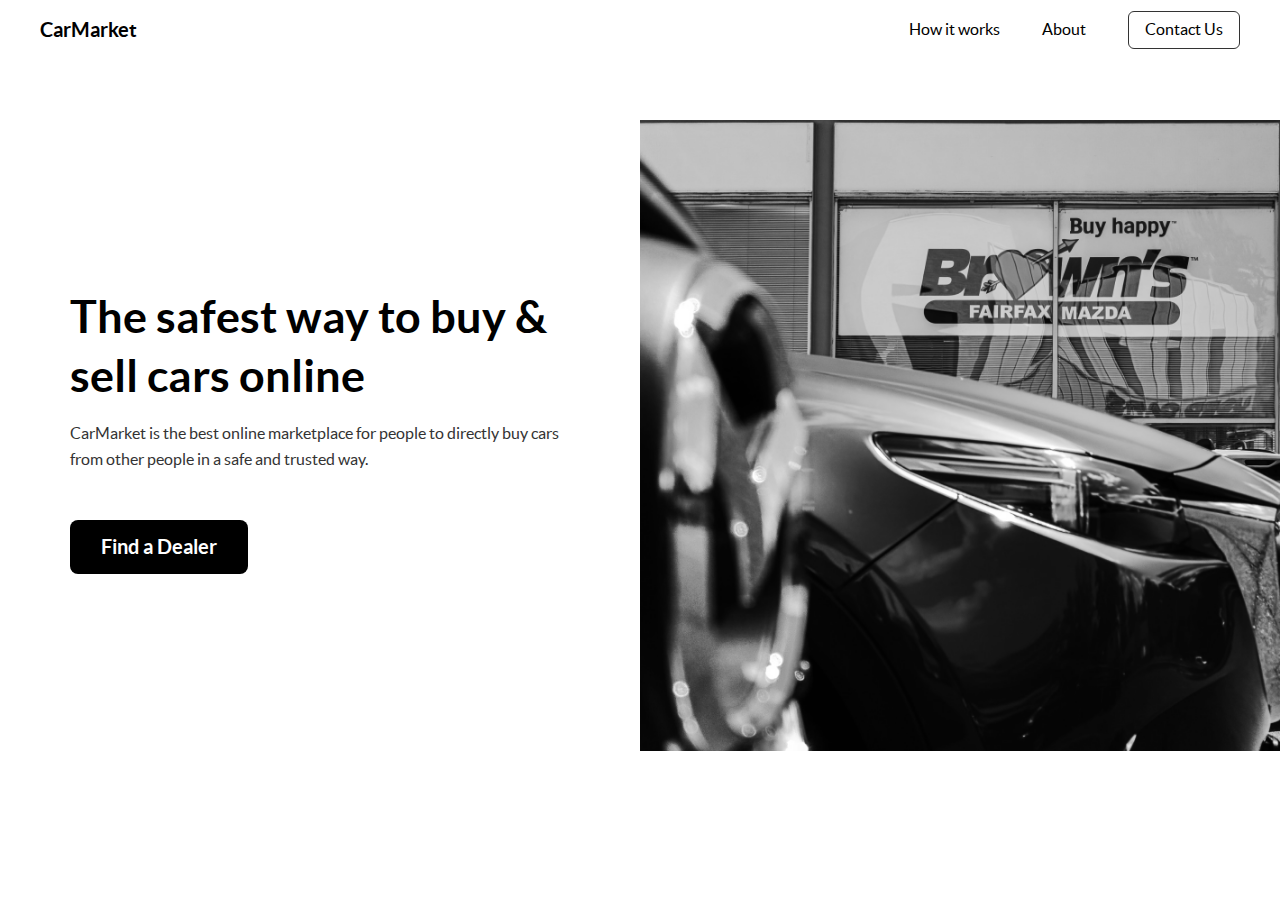
<file: car-market/index.html>
<!DOCTYPE html>
<html lang="en">
  <head>
    <meta charset="UTF-8" />
    <meta http-equiv="X-UA-Compatible" content="IE=edge" />
    <meta name="viewport" content="width=device-width, initial-scale=1.0" />
    <meta name="name" content="CarMarket" />
    <meta
      name="description"
      content="The safest way to buy and sell cars online."
    />
    <meta name="image" content="./assets/images/social.png" />

    <!-- Facebook Meta Tags -->
    <meta property="og:url" content="https://www.framer.com" />
    <meta property="og:type" content="website" />
    <meta property="og:title" content="CarMarket" />
    <meta
      property="og:description"
      content="The safest way to buy and sell cars online."
    />
    <meta property="og:image" content="./assets/images/social.png" />

    <!-- Twitter Meta Tags -->
    <meta name="twitter:card" content="summary_large_image" />
    <meta name="twitter:title" content="CarMarket" />
    <meta
      name="twitter:description"
      content="The safest way to buy and sell cars online."
    />
    <meta name="twitter:image" content="./assets/images/social.png" />
    <link
      rel="shortcut icon"
      href="./assets/images/key.svg"
      type="image/x-icon"
    />
    <link rel="stylesheet" href="./css/main.css" />
    <title>CarMarket</title>
  </head>
  <body>
    <div class="home">
      <nav class="navbar">
        <div class="navbar__inner">
          <div class="navbar__logo">
            <a href="#">CarMarket</a>
          </div>

          <ul class="navbar__menu">
            <li class="navbar__menu-link"><a href="#">How it works</a></li>
            <li class="navbar__menu-link"><a href="#">About</a></li>
            <li class="navbar__menu-link"><a href="#">Contact Us</a></li>
          </ul>

          <div class="navbar__menu-burger">
            <div class="top"></div>
            <div class="middle"></div>
            <div class="bottom"></div>
          </div>
        </div>
      </nav>
      <header class="hero">
        <div class="hero__inner">
          <div class="hero__content">
            <h1 class="hero__title">
              The safest way to buy & sell cars online
            </h1>
            <p class="hero__desc">
              CarMarket is the best online marketplace for car dealers.
            </p>
            <p class="hero__desc--desktop">
              CarMarket is the best online marketplace for people to directly
              buy cars from other people in a safe and trusted way.
            </p>
            <a class="hero__btn btn" href="#">Find a Dealer</a>
          </div>
          <div class="hero__image">
            <img src="./assets/images/hero-image.png" alt="car rental shop" />
          </div>
        </div>
      </header>
    </div>

    <script type="text/javascript" src="./js/index.js"></script>
  </body>
</html>
</file>
<file: car-market/css/main.css>
:root {
  --primary-color: #000;
  --text-color: #333;
  --white: #fff;
}

@font-face {
  font-family: "Lato";
  src: url("../assets/fonts/lato/lato-regular-webfont.woff2") format("woff2"), url("../assets/fonts/lato/lato-regular-webfont.woff") format("woff");
  font-weight: normal;
  font-style: normal;
  font-display: fallback;
}

@font-face {
  font-family: "Lato";
  src: url("../assets/fonts/lato/lato-bold-webfont.woff2") format("woff2"), url("../assets/fonts/lato/lato-bold-webfont.woff") format("woff");
  font-weight: bold;
  font-style: normal;
  font-display: fallback;
}

*,
*::before,
*::after {
  margin: 0;
  padding: 0;
  -webkit-box-sizing: inherit;
          box-sizing: inherit;
}

html {
  font-size: 62.5%;
}

body {
  background-color: var(--white);
  color: var(--text-color);
  font-size: 1.6rem;
  font-family: "Lato", sans-serif;
  line-height: 1.6;
}

h1, h2, h3 {
  color: var(--primary-color);
}

h1 {
  font-size: 4.5rem;
}

p {
  font-size: 1.6rem;
}

a {
  font-size: 1.6rem;
  text-decoration: none;
  color: var(--primary-color);
}

li {
  list-style: none;
}

.home {
  width: 100%;
  height: 100%;
}

.navbar {
  width: 100%;
  /* Links */
}

.navbar__inner {
  max-width: 1200px;
  margin: 0 auto;
  padding: 0 2rem;
  height: 6rem;
  display: -webkit-box;
  display: -ms-flexbox;
  display: flex;
  -webkit-box-pack: justify;
      -ms-flex-pack: justify;
          justify-content: space-between;
  -webkit-box-align: center;
      -ms-flex-align: center;
          align-items: center;
}

.navbar__logo a {
  font-size: 2rem;
  font-weight: bold;
}

.navbar__menu {
  position: absolute;
  top: 6rem;
  left: 0;
  right: 0;
  height: calc(100vh - 6rem);
  background-color: var(--white);
  display: -webkit-box;
  display: -ms-flexbox;
  display: flex;
  -webkit-box-orient: vertical;
  -webkit-box-direction: normal;
      -ms-flex-direction: column;
          flex-direction: column;
  -webkit-box-align: center;
      -ms-flex-align: center;
          align-items: center;
  padding: 6rem 0;
  -webkit-transform: translateY(-200%);
          transform: translateY(-200%);
  -webkit-transition: -webkit-transform 0.5s ease-in-out;
  transition: -webkit-transform 0.5s ease-in-out;
  transition: transform 0.5s ease-in-out;
  transition: transform 0.5s ease-in-out, -webkit-transform 0.5s ease-in-out;
}

@media (min-width: 1200px) {
  .navbar__menu {
    display: -webkit-box;
    display: -ms-flexbox;
    display: flex;
    -webkit-box-orient: horizontal;
    -webkit-box-direction: normal;
        -ms-flex-direction: row;
            flex-direction: row;
    position: relative;
    top: 0;
    -webkit-box-align: center;
        -ms-flex-align: center;
            align-items: center;
    padding: 0;
    height: inherit;
    -webkit-transform: translateY(0%);
            transform: translateY(0%);
  }
}

.navbar__menu-link {
  margin: 2rem 0;
  opacity: 0;
}

.navbar__menu-link a {
  -webkit-transition: 200ms all;
  transition: 200ms all;
}

.navbar__menu-link a:hover {
  color: var(--text-color);
}

.navbar__menu-link:last-of-type {
  border: 1px solid var(--text-color);
  padding: 0.5rem 1.6rem;
  border-radius: 6px;
}

@media screen and (min-width: 1200px) {
  .navbar__menu-link {
    display: -webkit-box;
    display: -ms-flexbox;
    display: flex;
    opacity: 1;
  }
  .navbar__menu-link:not(:last-of-type) {
    margin-right: 4.2rem;
  }
}

.navbar__menu-burger div {
  width: 25px;
  height: 2px;
  background-color: var(--primary-color);
  margin: 5px 1px;
  -webkit-transition: all 0.3s ease;
  transition: all 0.3s ease;
}

@media (min-width: 1200px) {
  .navbar__menu-burger {
    display: none;
  }
}

/* Hero */
.hero {
  width: 100%;
  background: -webkit-gradient(linear, left top, left bottom, from(rgba(0, 0, 0, 0.6))), url(../assets/images/hero-image.png);
  background: linear-gradient(rgba(0, 0, 0, 0.6)), url(../assets/images/hero-image.png);
  background-repeat: no-repeat;
  background-size: cover;
  background-position: center;
}

@media (min-width: 1200px) {
  .hero {
    background: var(--white);
  }
}

.hero__inner {
  max-width: 1200px;
  height: calc(100vh - 6rem);
  margin: 0 auto;
  padding: 0 2rem;
  display: -webkit-box;
  display: -ms-flexbox;
  display: flex;
  -webkit-box-orient: vertical;
  -webkit-box-direction: normal;
      -ms-flex-direction: column;
          flex-direction: column;
  -webkit-box-pack: center;
      -ms-flex-pack: center;
          justify-content: center;
}

@media (min-width: 1200px) {
  .hero__inner {
    max-width: 100%;
    height: 100%;
    padding: 0;
    -webkit-box-orient: horizontal;
    -webkit-box-direction: normal;
        -ms-flex-direction: row;
            flex-direction: row;
    -webkit-box-align: center;
        -ms-flex-align: center;
            align-items: center;
    margin-top: 6rem;
  }
}

.hero__content {
  text-align: center;
}

@media (min-width: 1200px) {
  .hero__content {
    text-align: left;
    padding: 4rem 7rem;
    -ms-flex-item-align: center;
        -ms-grid-row-align: center;
        align-self: center;
    max-width: 500px;
    margin: auto;
  }
}

.hero__title {
  color: var(--white);
  line-height: 1.3;
  margin-bottom: 1.6rem;
}

@media (min-width: 1200px) {
  .hero__title {
    color: var(--primary-color);
  }
}

.hero__desc {
  color: var(--white);
  margin-bottom: 2.4rem;
  font-size: 2rem;
}

.hero__desc--desktop {
  display: none;
}

@media (min-width: 1200px) {
  .hero__desc--desktop {
    display: block;
    margin-bottom: 3.2rem;
  }
}

@media (min-width: 1200px) {
  .hero__desc {
    color: var(--primary-color);
    display: none;
  }
}

.hero__image {
  display: none;
}

@media (min-width: 1200px) {
  .hero__image {
    display: block;
  }
  .hero__image img {
    width: 100%;
    height: 100%;
    -o-object-fit: contain;
       object-fit: contain;
  }
}

.hero__btn {
  font-weight: bold;
  font-size: 2rem;
  -webkit-transition: 500ms all;
  transition: 500ms all;
}

.hero__btn:hover {
  background-color: var(--white);
  color: var(--primary-color);
  border: 1px solid var(--primary-color);
}

.btn {
  display: inline-block;
  padding: 2rem 4rem;
  color: var(--primary-color);
  background: var(--white);
  margin: 1.6rem 0;
  border-radius: 8px;
  border: 1px solid transparent;
}

@media (min-width: 1200px) {
  .btn {
    color: var(--white);
    background: var(--primary-color);
    padding: 1rem 3rem;
  }
}

/* Utility class names */
.menu-active {
  -webkit-transform: translateY(0%);
          transform: translateY(0%);
}

.menu-link-toggle .top {
  -webkit-transform: rotate(-45deg) translate(-4px, 6px);
          transform: rotate(-45deg) translate(-4px, 6px);
}

.menu-link-toggle .middle {
  opacity: 0;
}

.menu-link-toggle .bottom {
  -webkit-transform: rotate(45deg) translate(-4px, -6px);
          transform: rotate(45deg) translate(-4px, -6px);
}

/* Animation */
@-webkit-keyframes menuLinkFade {
  from {
    opacity: 0;
    -webkit-transform: translateY(50px);
            transform: translateY(50px);
  }
  to {
    opacity: 1;
    -webkit-transform: translateY(0px);
            transform: translateY(0px);
  }
}
@keyframes menuLinkFade {
  from {
    opacity: 0;
    -webkit-transform: translateY(50px);
            transform: translateY(50px);
  }
  to {
    opacity: 1;
    -webkit-transform: translateY(0px);
            transform: translateY(0px);
  }
}
</file>
